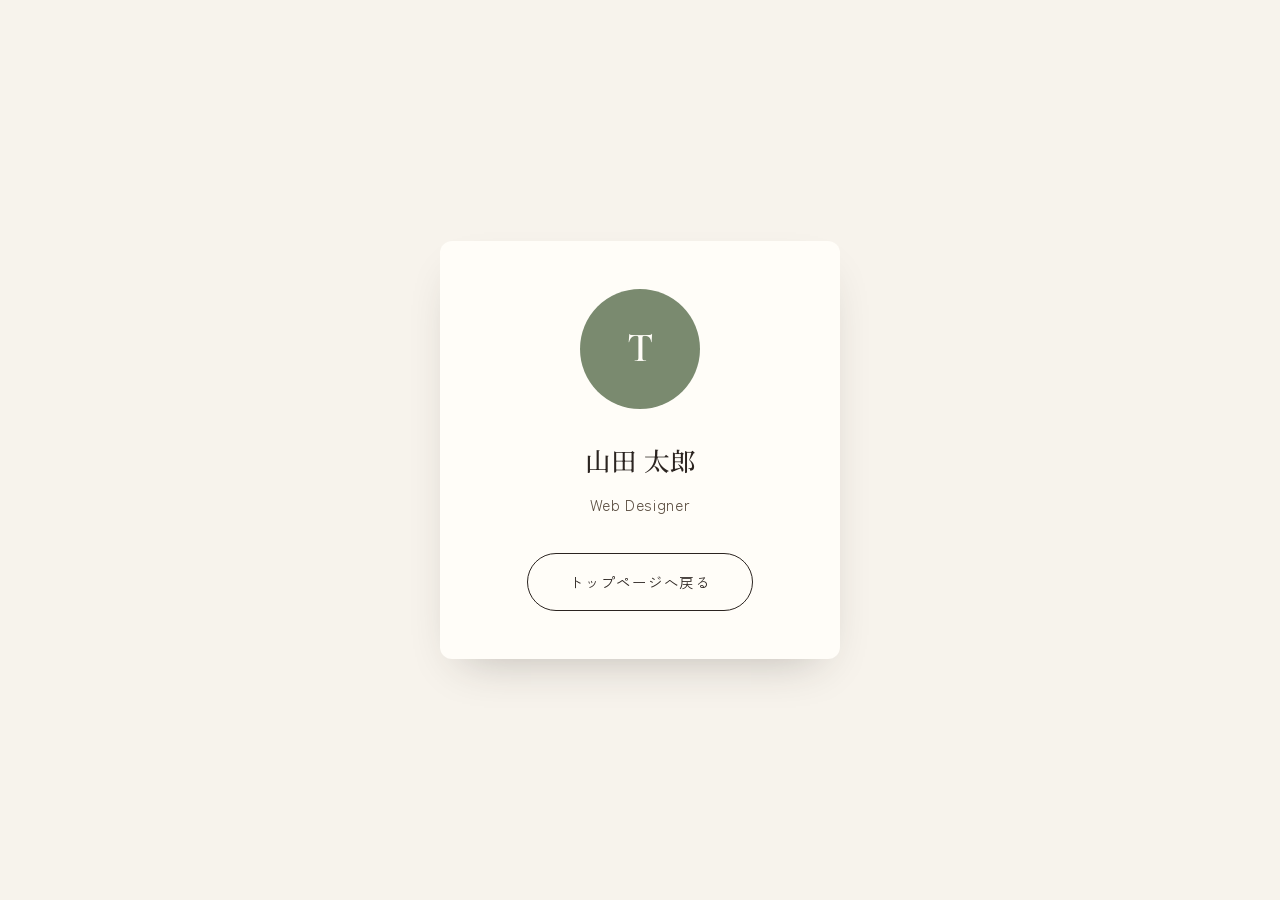
<file: about.html>
<!DOCTYPE html>
<html lang="ja">
<head>
<meta charset="UTF-8">
<meta name="viewport" content="width=device-width, initial-scale=1.0">
<title>自己紹介 | CAFÉ MORI</title>
<link rel="preconnect" href="https://fonts.googleapis.com">
<link rel="preconnect" href="https://fonts.gstatic.com" crossorigin>
<link href="https://fonts.googleapis.com/css2?family=Cormorant+Garamond:ital,wght@0,400;0,500;0,600;1,400&family=Noto+Serif+JP:wght@300;400;500;600&family=Zen+Kaku+Gothic+New:wght@300;400;500&display=swap" rel="stylesheet">
<link rel="stylesheet" href="style.css">
</head>
<body>

<!--
  自己紹介ページ（プレースホルダー版）
  下記の名前・肩書き・イニシャルは仮の内容です。
  実際の情報が決まったら、profile-avatar / profile-name / profile-title の中身を差し替えてください。
-->
<main class="profile-page">
  <section class="profile-card">
    <div class="profile-avatar" aria-hidden="true">T</div>
    <h1 class="profile-name">山田 太郎</h1>
    <p class="profile-title">Web Designer</p>
    <a href="index.html" class="btn btn-outline profile-back">トップページへ戻る</a>
  </section>
</main>

</body>
</html>
</file>
<file: style.css>
/* ==========================================================================
   CAFÉ MORI — Landing Page Styles
   ========================================================================== */

:root {
  --color-bg: #f7f3ec;
  --color-bg-alt: #efe7d8;
  --color-ink: #2b2420;
  --color-ink-soft: #5c4f42;
  --color-cream: #fffdf8;
  --color-accent: #7a8a6f;
  --color-accent-dark: #4f5c46;
  --color-gold: #b8925a;
  --color-line: rgba(43, 36, 32, 0.12);

  --font-serif: 'Cormorant Garamond', 'Noto Serif JP', serif;
  --font-jp: 'Noto Serif JP', serif;
  --font-sans: 'Zen Kaku Gothic New', sans-serif;

  --container: 1140px;
  --header-h: 84px;
}

* {
  margin: 0;
  padding: 0;
  box-sizing: border-box;
}

html {
  scroll-behavior: smooth;
}

body {
  background: var(--color-bg);
  color: var(--color-ink);
  font-family: var(--font-sans);
  line-height: 1.8;
  -webkit-font-smoothing: antialiased;
  overflow-x: hidden;
}

img {
  max-width: 100%;
  display: block;
}

a {
  color: inherit;
  text-decoration: none;
}

ul {
  list-style: none;
}

.section-inner {
  max-width: var(--container);
  margin: 0 auto;
  padding: 0 32px;
}

/* subtle paper texture overlay */
.noise-overlay {
  position: fixed;
  inset: 0;
  pointer-events: none;
  z-index: 9999;
  opacity: 0.035;
  mix-blend-mode: multiply;
  background-image: url("data:image/svg+xml,%3Csvg xmlns='http://www.w3.org/2000/svg' width='120' height='120'%3E%3Cfilter id='n'%3E%3CfeTurbulence type='fractalNoise' baseFrequency='0.9' numOctaves='2' stitchTiles='stitch'/%3E%3C/filter%3E%3Crect width='100%25' height='100%25' filter='url(%23n)'/%3E%3C/svg%3E");
}

/* ==========================================================================
   Header / Nav
   ========================================================================== */

.site-header {
  position: fixed;
  top: 0;
  left: 0;
  width: 100%;
  z-index: 1000;
  height: var(--header-h);
  display: flex;
  align-items: center;
  transition: background 0.4s ease, box-shadow 0.4s ease, height 0.4s ease;
}

.site-header.scrolled {
  background: rgba(247, 243, 236, 0.9);
  backdrop-filter: blur(10px);
  box-shadow: 0 1px 0 var(--color-line);
  height: 68px;
}

.header-inner {
  width: 100%;
  max-width: var(--container);
  margin: 0 auto;
  padding: 0 32px;
  display: flex;
  align-items: center;
  justify-content: space-between;
}

.logo {
  font-family: var(--font-serif);
  font-size: 1.5rem;
  letter-spacing: 0.12em;
  font-weight: 600;
  color: var(--color-ink);
}

.site-header:not(.scrolled) .logo {
  color: var(--color-cream);
}

.main-nav ul {
  display: flex;
  gap: 2.5rem;
}

.nav-link {
  position: relative;
  font-size: 0.92rem;
  letter-spacing: 0.06em;
  padding: 6px 0;
  color: var(--color-ink);
  transition: color 0.3s ease;
}

.site-header:not(.scrolled) .nav-link {
  color: var(--color-cream);
}

.nav-link::after {
  content: '';
  position: absolute;
  left: 0;
  bottom: 0;
  width: 0;
  height: 1px;
  background: currentColor;
  transition: width 0.35s ease;
}

.nav-link:hover::after,
.nav-link.active::after {
  width: 100%;
}

.nav-toggle {
  display: none;
  flex-direction: column;
  justify-content: center;
  gap: 5px;
  width: 40px;
  height: 40px;
  background: none;
  border: none;
  cursor: pointer;
  z-index: 1001;
}

.nav-toggle span {
  display: block;
  width: 100%;
  height: 2px;
  background: var(--color-ink);
  transition: transform 0.3s ease, opacity 0.3s ease, background 0.3s ease;
}

.site-header:not(.scrolled) .nav-toggle span {
  background: var(--color-cream);
}

.nav-toggle.open span:nth-child(1) { transform: translateY(7px) rotate(45deg); }
.nav-toggle.open span:nth-child(2) { opacity: 0; }
.nav-toggle.open span:nth-child(3) { transform: translateY(-7px) rotate(-45deg); }
.nav-toggle.open span { background: var(--color-ink); }

/* ==========================================================================
   Hero
   ========================================================================== */

.hero {
  position: relative;
  height: 100vh;
  min-height: 640px;
  display: flex;
  align-items: center;
  justify-content: center;
  text-align: center;
  overflow: hidden;
}

.hero-bg {
  position: absolute;
  inset: 0;
  background:
    linear-gradient(180deg, rgba(20, 18, 14, 0.55) 0%, rgba(20, 18, 14, 0.35) 45%, rgba(20, 18, 14, 0.75) 100%),
    url("https://images.unsplash.com/photo-1442512595331-e89e73853f31?auto=format&fit=crop&w=1600&q=80") center / cover no-repeat;
  transform: scale(1.08);
  will-change: transform;
}

.hero-content {
  position: relative;
  z-index: 2;
  color: var(--color-cream);
  padding: 0 24px;
  max-width: 760px;
}

.hero-eyebrow {
  font-family: var(--font-serif);
  font-style: italic;
  letter-spacing: 0.18em;
  font-size: 1.05rem;
  color: #e6dcc8;
  margin-bottom: 1.25rem;
}

.hero-title {
  font-family: var(--font-jp);
  font-weight: 500;
  font-size: clamp(2.2rem, 5.5vw, 3.8rem);
  line-height: 1.4;
  letter-spacing: 0.04em;
}

.hero-title span {
  display: block;
}

.hero-sub {
  margin-top: 1.75rem;
  font-size: 1rem;
  color: #f1e9db;
  line-height: 2;
}

.btn {
  display: inline-block;
  margin-top: 2.5rem;
  padding: 0.95rem 2.6rem;
  font-size: 0.9rem;
  letter-spacing: 0.12em;
  border-radius: 999px;
  transition: transform 0.3s ease, background 0.3s ease, color 0.3s ease, box-shadow 0.3s ease;
}

.btn-primary {
  background: var(--color-cream);
  color: var(--color-ink);
  box-shadow: 0 10px 30px rgba(0, 0, 0, 0.25);
}

.btn-primary:hover {
  transform: translateY(-3px);
  background: var(--color-gold);
  color: var(--color-cream);
}

.btn-outline {
  border: 1px solid var(--color-ink);
  color: var(--color-ink);
  margin-top: 2.5rem;
}

.btn-outline:hover {
  background: var(--color-ink);
  color: var(--color-cream);
}

.scroll-cue {
  position: absolute;
  bottom: 2.5rem;
  left: 50%;
  transform: translateX(-50%);
  z-index: 2;
  display: flex;
  flex-direction: column;
  align-items: center;
  gap: 0.6rem;
  color: var(--color-cream);
}

.scroll-cue-line {
  width: 1px;
  height: 42px;
  background: rgba(255, 255, 255, 0.6);
  overflow: hidden;
  position: relative;
}

.scroll-cue-line::after {
  content: '';
  position: absolute;
  top: -100%;
  left: 0;
  width: 100%;
  height: 100%;
  background: var(--color-cream);
  animation: scrollLine 2.2s ease-in-out infinite;
}

@keyframes scrollLine {
  0% { top: -100%; }
  60% { top: 100%; }
  100% { top: 100%; }
}

.scroll-cue-text {
  font-size: 0.68rem;
  letter-spacing: 0.2em;
  text-transform: uppercase;
  opacity: 0.85;
}

/* ==========================================================================
   Section shared bits
   ========================================================================== */

.section-eyebrow {
  font-family: var(--font-serif);
  font-style: italic;
  letter-spacing: 0.16em;
  color: var(--color-gold);
  font-size: 1.05rem;
  margin-bottom: 0.75rem;
}

.section-title {
  font-family: var(--font-jp);
  font-weight: 500;
  font-size: clamp(1.8rem, 3.4vw, 2.6rem);
  line-height: 1.5;
  color: var(--color-ink);
}

.section-lead {
  margin-top: 1rem;
  color: var(--color-ink-soft);
  font-size: 1rem;
}

.center {
  text-align: center;
}

/* ==========================================================================
   About
   ========================================================================== */

.about {
  padding: 8rem 0;
  background: var(--color-bg);
}

.about-grid {
  display: grid;
  grid-template-columns: 0.9fr 1.1fr;
  gap: 5rem;
  align-items: center;
}

.about-image-frame {
  position: relative;
  border-radius: 4px;
  overflow: hidden;
  aspect-ratio: 4 / 5;
  box-shadow: 0 30px 60px -20px rgba(43, 36, 32, 0.35);
}

.about-image-frame::after {
  content: '';
  position: absolute;
  inset: 14px;
  border: 1px solid rgba(255, 253, 248, 0.55);
  pointer-events: none;
}

.about-image-frame img {
  width: 100%;
  height: 100%;
  object-fit: cover;
}

.about-desc {
  color: var(--color-ink-soft);
  margin-top: 1.4rem;
  font-size: 0.98rem;
}

.about-stats {
  display: flex;
  gap: 3rem;
  margin-top: 2.5rem;
  padding-top: 2rem;
  border-top: 1px solid var(--color-line);
}

.stat {
  display: flex;
  flex-direction: column;
}

.stat-num {
  font-family: var(--font-serif);
  font-size: 2.2rem;
  color: var(--color-accent-dark);
  font-weight: 600;
}

.stat-label {
  font-size: 0.8rem;
  letter-spacing: 0.08em;
  color: var(--color-ink-soft);
  margin-top: 0.3rem;
}

/* ==========================================================================
   Menu
   ========================================================================== */

.menu {
  padding: 8rem 0;
  background: var(--color-bg-alt);
  position: relative;
}

.menu-grid {
  margin-top: 4rem;
  display: grid;
  grid-template-columns: repeat(3, 1fr);
  gap: 2.4rem;
}

.menu-card {
  background: var(--color-cream);
  border-radius: 6px;
  overflow: hidden;
  box-shadow: 0 18px 40px -22px rgba(43, 36, 32, 0.28);
  transition: transform 0.45s cubic-bezier(0.22, 1, 0.36, 1), box-shadow 0.45s ease;
}

.menu-card:hover {
  transform: translateY(-8px);
  box-shadow: 0 26px 50px -20px rgba(43, 36, 32, 0.4);
}

.menu-card-img {
  aspect-ratio: 4 / 3;
  overflow: hidden;
}

.menu-card-img img {
  width: 100%;
  height: 100%;
  object-fit: cover;
  transition: transform 0.6s ease;
}

.menu-card:hover .menu-card-img img {
  transform: scale(1.08);
}

.menu-card-body {
  padding: 1.6rem 1.5rem 1.8rem;
}

.menu-card-top {
  display: flex;
  align-items: baseline;
  justify-content: space-between;
  gap: 1rem;
  margin-bottom: 0.6rem;
}

.menu-card-top h3 {
  font-family: var(--font-jp);
  font-weight: 500;
  font-size: 1.15rem;
  color: var(--color-ink);
}

.price {
  font-family: var(--font-serif);
  font-weight: 600;
  color: var(--color-gold);
  font-size: 1.05rem;
  white-space: nowrap;
}

.menu-card-body p {
  font-size: 0.88rem;
  color: var(--color-ink-soft);
  line-height: 1.75;
}

/* ==========================================================================
   Access
   ========================================================================== */

.access {
  padding: 8rem 0;
  background: var(--color-bg);
}

.access-grid {
  display: grid;
  grid-template-columns: 1fr 1fr;
  gap: 5rem;
  align-items: start;
}

.info-list {
  margin-top: 2.5rem;
}

.info-row {
  display: grid;
  grid-template-columns: 110px 1fr;
  gap: 1.5rem;
  padding: 1.2rem 0;
  border-bottom: 1px solid var(--color-line);
}

.info-row dt {
  font-family: var(--font-serif);
  font-weight: 600;
  color: var(--color-accent-dark);
  letter-spacing: 0.05em;
}

.info-row dd {
  color: var(--color-ink-soft);
  font-size: 0.95rem;
}

.access-map {
  border-radius: 6px;
  overflow: hidden;
  box-shadow: 0 20px 45px -22px rgba(43, 36, 32, 0.3);
  aspect-ratio: 4 / 3.4;
  filter: grayscale(35%) contrast(1.05);
}

.access-map iframe {
  width: 100%;
  height: 100%;
  border: 0;
}

/* ==========================================================================
   Contact
   ========================================================================== */

.contact {
  padding: 8rem 0;
  background: var(--color-bg-alt);
}

.contact-inner {
  max-width: 640px;
}

.contact-form {
  margin-top: 3.5rem;
  display: flex;
  flex-direction: column;
  gap: 1.8rem;
}

.form-row {
  display: flex;
  flex-direction: column;
  text-align: left;
}

.form-row label {
  font-family: var(--font-serif);
  font-weight: 600;
  letter-spacing: 0.05em;
  color: var(--color-accent-dark);
  margin-bottom: 0.6rem;
  font-size: 0.98rem;
}

.form-row input,
.form-row textarea {
  font-family: var(--font-sans);
  font-size: 0.95rem;
  color: var(--color-ink);
  background: var(--color-cream);
  border: 1px solid var(--color-line);
  border-radius: 4px;
  padding: 0.85rem 1rem;
  transition: border-color 0.3s ease, box-shadow 0.3s ease;
  resize: vertical;
}

.form-row input:focus,
.form-row textarea:focus {
  outline: none;
  border-color: var(--color-accent);
  box-shadow: 0 0 0 3px rgba(122, 138, 111, 0.15);
}

.form-row input.invalid,
.form-row textarea.invalid {
  border-color: #b3564a;
  box-shadow: 0 0 0 3px rgba(179, 86, 74, 0.12);
}

.form-error {
  min-height: 1.2em;
  margin-top: 0.4rem;
  font-size: 0.8rem;
  color: #b3564a;
}

.contact-submit {
  align-self: center;
  margin-top: 1rem;
  border: none;
  cursor: pointer;
  background: var(--color-accent-dark);
  color: var(--color-cream);
  box-shadow: 0 10px 30px -12px rgba(43, 36, 32, 0.4);
}

.contact-submit:hover {
  background: var(--color-gold);
  color: var(--color-cream);
}

/* ==========================================================================
   Footer
   ========================================================================== */

.site-footer {
  background: var(--color-ink);
  color: rgba(255, 253, 248, 0.7);
  padding: 3.2rem 0;
}

.footer-inner {
  max-width: var(--container);
  margin: 0 auto;
  padding: 0 32px;
  display: flex;
  flex-direction: column;
  align-items: center;
  gap: 0.8rem;
  text-align: center;
}

.footer-logo {
  font-size: 1.3rem;
  color: var(--color-cream);
}

.site-footer p {
  font-size: 0.82rem;
  letter-spacing: 0.04em;
}

/* ==========================================================================
   Back to top
   ========================================================================== */

.to-top {
  position: fixed;
  right: 2rem;
  bottom: 2rem;
  width: 46px;
  height: 46px;
  border-radius: 50%;
  border: none;
  background: var(--color-ink);
  color: var(--color-cream);
  font-size: 1.1rem;
  cursor: pointer;
  opacity: 0;
  visibility: hidden;
  transform: translateY(10px);
  transition: opacity 0.35s ease, transform 0.35s ease, background 0.3s ease;
  z-index: 900;
  box-shadow: 0 10px 24px rgba(0, 0, 0, 0.25);
}

.to-top.visible {
  opacity: 1;
  visibility: visible;
  transform: translateY(0);
}

.to-top:hover {
  background: var(--color-gold);
}

/* ==========================================================================
   Scroll reveal (JS toggles .in-view)
   ========================================================================== */

.reveal,
.reveal-up {
  opacity: 0;
  transition: opacity 0.9s ease, transform 0.9s cubic-bezier(0.22, 1, 0.36, 1);
}

.reveal {
  transform: translateY(14px);
}

.reveal-up {
  transform: translateY(32px);
}

.reveal.in-view,
.reveal-up.in-view {
  opacity: 1;
  transform: translateY(0);
}

.hero-title span:nth-child(1) { transition-delay: 0.1s; }
.hero-sub { transition-delay: 0.25s; }
.hero-content .btn { transition-delay: 0.4s; }

/* ==========================================================================
   Profile / 自己紹介ページ
   ========================================================================== */

/* ページ全体を画面いっぱいに使い、カードを中央に配置する */
.profile-page {
  min-height: 100vh;
  display: flex;
  align-items: center;
  justify-content: center;
  background: var(--color-bg);
  padding: 2rem;
}

/* 自己紹介の内容をまとめたカード */
.profile-card {
  width: 100%;
  max-width: 400px;
  background: var(--color-cream);
  border-radius: 12px;
  box-shadow: 0 20px 45px -22px rgba(43, 36, 32, 0.3);
  padding: 3rem 2.5rem;
  text-align: center;
}

/* プロフィール写真の代わりとなるイニシャル入りの円形アバター */
.profile-avatar {
  width: 120px;
  height: 120px;
  margin: 0 auto 1.75rem;
  border-radius: 50%;
  background: var(--color-accent);
  color: var(--color-cream);
  font-family: var(--font-serif);
  font-size: 2.6rem;
  font-weight: 600;
  display: flex;
  align-items: center;
  justify-content: center;
}

.profile-name {
  font-family: var(--font-jp);
  font-weight: 500;
  font-size: 1.6rem;
  color: var(--color-ink);
}

.profile-title {
  margin-top: 0.5rem;
  color: var(--color-ink-soft);
  font-size: 0.95rem;
  letter-spacing: 0.04em;
}

.profile-back {
  margin-top: 2.2rem;
}

/* ==========================================================================
   Responsive
   ========================================================================== */

@media (max-width: 960px) {
  .about-grid,
  .access-grid {
    grid-template-columns: 1fr;
    gap: 3rem;
  }

  .menu-grid {
    grid-template-columns: repeat(2, 1fr);
  }
}

@media (max-width: 720px) {
  .nav-toggle {
    display: flex;
  }

  .main-nav {
    position: fixed;
    top: 0;
    right: 0;
    height: 100vh;
    width: min(78vw, 320px);
    background: var(--color-cream);
    box-shadow: -10px 0 40px rgba(0, 0, 0, 0.15);
    transform: translateX(100%);
    transition: transform 0.4s cubic-bezier(0.22, 1, 0.36, 1);
    display: flex;
    align-items: center;
  }

  .main-nav.open {
    transform: translateX(0);
  }

  .main-nav ul {
    flex-direction: column;
    gap: 2rem;
    padding: 0 3rem;
  }

  .main-nav .nav-link {
    color: var(--color-ink) !important;
    font-size: 1.1rem;
  }

  .menu-grid {
    grid-template-columns: 1fr;
  }

  .about,
  .menu,
  .access,
  .contact {
    padding: 5.5rem 0;
  }

  .info-row {
    grid-template-columns: 90px 1fr;
  }
}
</file>
